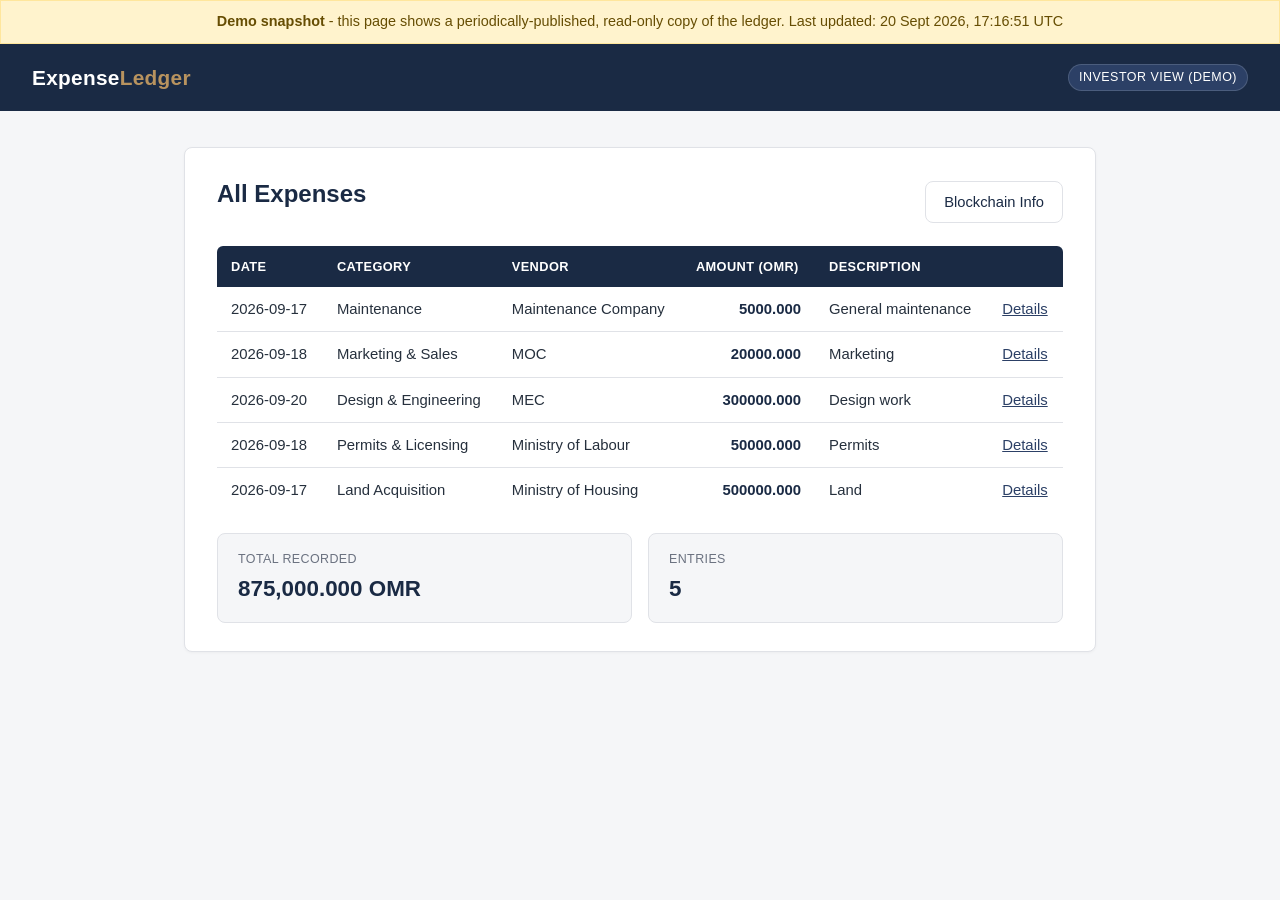
<file: index.html>
<!DOCTYPE html>
<html>
<head>
  <meta charset="UTF-8">
  <title>Expense Ledger - Demo</title>
  <link rel="stylesheet" href="css/style.css">
  <style>
    .demo-banner {
      background: #fff3cd;
      color: #664d03;
      border: 1px solid #ffe69c;
      padding: 10px 32px;
      font-size: 0.9rem;
      text-align: center;
    }
    .demo-banner strong { color: #664d03; }
  </style>
</head>
<body>
  <div class="demo-banner">
    <strong>Demo snapshot</strong> - this page shows a periodically-published, read-only copy of the ledger.
    Last updated: <span id="exported-at">loading...</span>
  </div>

  <div class="topbar">
    <span class="brand">Expense<span>Ledger</span></span>
    <div class="session-info">
      <span class="role-badge">Investor View (Demo)</span>
    </div>
  </div>

  <div class="container">
    <div class="card">
      <div class="actions-row">
        <h1>All Expenses</h1>
        <a href="blockchain.html" class="btn btn-secondary">Blockchain Info</a>
      </div>

      <div id="table-container">
        <div class="empty-state">Loading...</div>
      </div>

      <div class="summary-row" id="summary-row" style="display: none; margin-top: 20px; margin-bottom: 0;">
        <div class="summary-box">
          <div class="summary-label">Total Recorded</div>
          <div class="summary-value" id="total-value"></div>
        </div>
        <div class="summary-box">
          <div class="summary-label">Entries</div>
          <div class="summary-value" id="entries-value"></div>
        </div>
      </div>
    </div>
  </div>

  <script>
    function formatTimestamp(iso) {
      const d = new Date(iso);
      return d.toLocaleString('en-GB', {
        year: 'numeric', month: 'short', day: '2-digit',
        hour: '2-digit', minute: '2-digit', second: '2-digit',
        timeZoneName: 'short',
      });
    }

    async function loadData() {
      const res = await fetch('data/expenses.json');
      const data = await res.json();

      document.getElementById('exported-at').textContent = formatTimestamp(data.exportedAt);

      const container = document.getElementById('table-container');
      if (data.expenses.length === 0) {
        container.innerHTML = '<div class="empty-state">No expenses recorded yet.</div>';
      } else {
        let html = '<table><tr><th>Date</th><th>Category</th><th>Vendor</th>' +
          '<th>Amount (OMR)</th><th>Description</th><th></th></tr>';
        data.expenses.forEach(function(e) {
          const category = e.Category === 'Other' ? e.CategoryOther : e.Category;
          const amount = (e.AmountBaisa / 1000).toFixed(3);
          html += '<tr>' +
            '<td>' + e.Date + '</td>' +
            '<td>' + category + '</td>' +
            '<td>' + e.Vendor + '</td>' +
            '<td class="amount-cell">' + amount + '</td>' +
            '<td>' + e.Description + '</td>' +
            '<td><a href="expense.html?id=' + encodeURIComponent(e.ID) + '">Details</a></td>' +
            '</tr>';
        });
        html += '</table>';
        container.innerHTML = html;
      }

      document.getElementById('total-value').textContent =
        (data.totalBaisa / 1000).toLocaleString('en-US', { minimumFractionDigits: 3, maximumFractionDigits: 3 }) + ' OMR';
      document.getElementById('entries-value').textContent = data.expenseCount;
      document.getElementById('summary-row').style.display = 'flex';
    }

    loadData().catch(function(err) {
      document.getElementById('table-container').innerHTML =
        '<div class="alert alert-error">Failed to load ledger data: ' + err.message + '</div>';
    });
  </script>
</body>
</html>
</file>
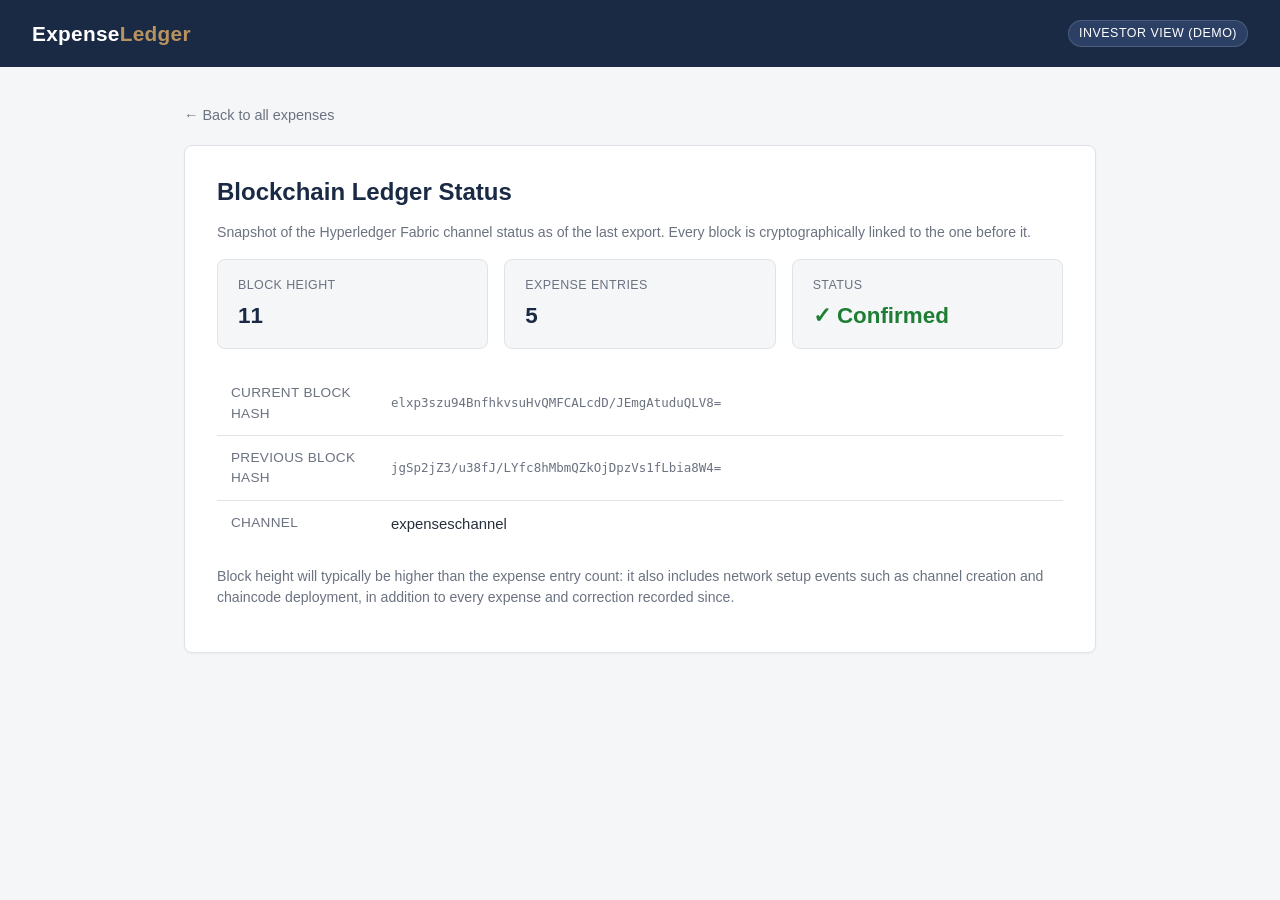
<file: blockchain.html>
<!DOCTYPE html>
<html>
<head>
  <meta charset="UTF-8">
  <title>Blockchain Info - Demo</title>
  <link rel="stylesheet" href="css/style.css">
</head>
<body>
  <div class="topbar">
    <a href="index.html" class="brand">Expense<span>Ledger</span></a>
    <div class="session-info">
      <span class="role-badge">Investor View (Demo)</span>
    </div>
  </div>

  <div class="container">
    <a href="index.html" class="back-link">&larr; Back to all expenses</a>

    <div class="card">
      <h1>Blockchain Ledger Status</h1>
      <p class="note">
        Snapshot of the Hyperledger Fabric channel status as of the last export.
        Every block is cryptographically linked to the one before it.
      </p>
      <div id="content">Loading...</div>
    </div>
  </div>

  <script>
    async function loadData() {
      const res = await fetch('data/expenses.json');
      const data = await res.json();
      const c = data.chainInfo;

      let html = '<div class="summary-row">';
      html += '<div class="summary-box"><div class="summary-label">Block Height</div>' +
        '<div class="summary-value">' + c.height + '</div></div>';
      html += '<div class="summary-box"><div class="summary-label">Expense Entries</div>' +
        '<div class="summary-value">' + data.expenseCount + '</div></div>';
      html += '<div class="summary-box"><div class="summary-label">Status</div>' +
        '<div class="summary-value" style="color:#1e7e34;">&#10003; Confirmed</div></div>';
      html += '</div>';

      html += '<table class="detail-table">';
      html += '<tr><td>Current Block Hash</td><td class="mono">' + c.currentBlockHash + '</td></tr>';
      html += '<tr><td>Previous Block Hash</td><td class="mono">' + c.previousBlockHash + '</td></tr>';
      html += '<tr><td>Channel</td><td>expenseschannel</td></tr>';
      html += '</table>';

      html += '<p class="note" style="margin-top:20px;">Block height will typically be higher ' +
        'than the expense entry count: it also includes network setup events such as channel ' +
        'creation and chaincode deployment, in addition to every expense and correction recorded since.</p>';

      document.getElementById('content').innerHTML = html;
    }

    loadData().catch(function(err) {
      document.getElementById('content').innerHTML =
        '<div class="alert alert-error">Failed to load: ' + err.message + '</div>';
    });
  </script>
</body>
</html>
</file>
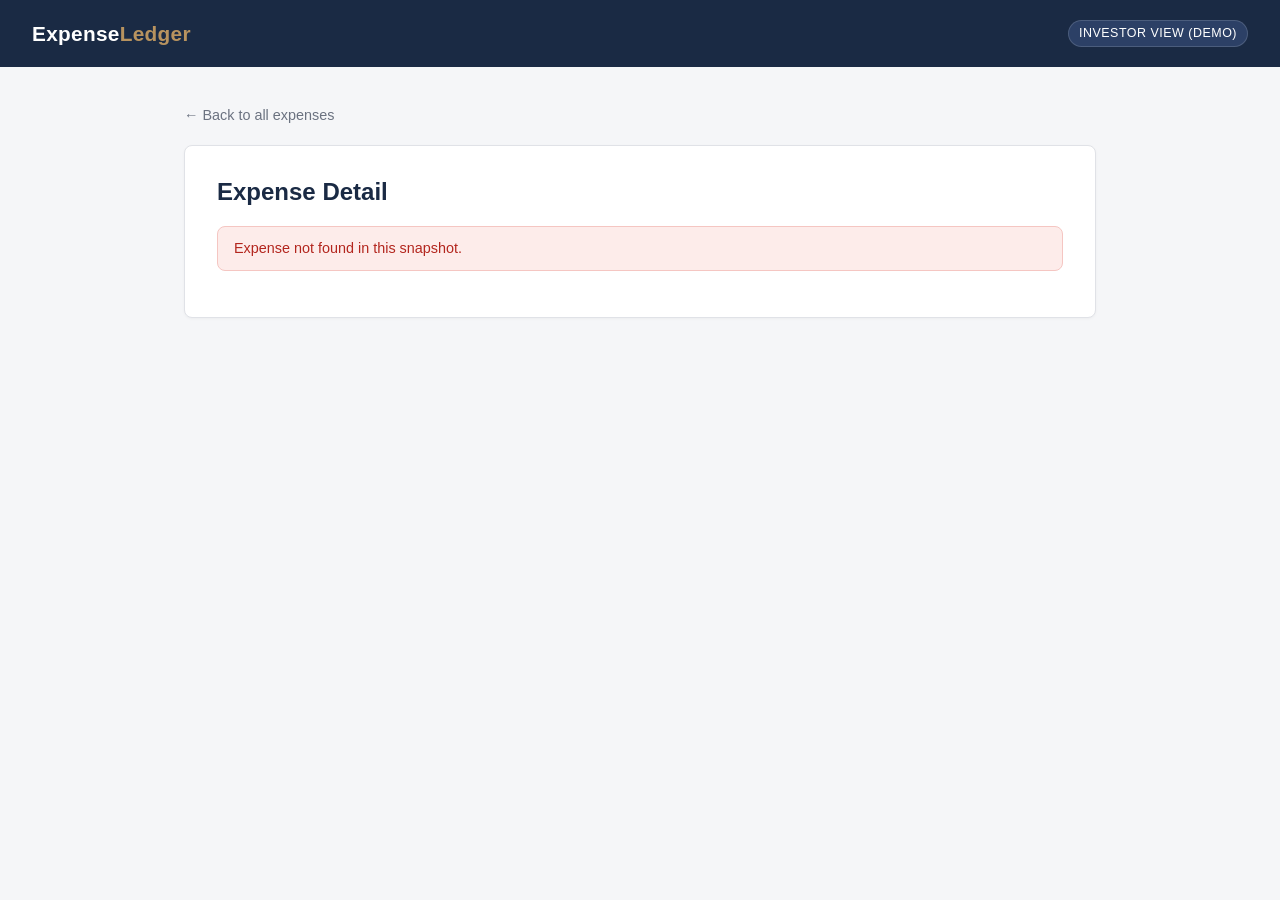
<file: expense.html>
<!DOCTYPE html>
<html>
<head>
  <meta charset="UTF-8">
  <title>Expense Detail - Demo</title>
  <link rel="stylesheet" href="css/style.css">
</head>
<body>
  <div class="topbar">
    <a href="index.html" class="brand">Expense<span>Ledger</span></a>
    <div class="session-info">
      <span class="role-badge">Investor View (Demo)</span>
    </div>
  </div>

  <div class="container">
    <a href="index.html" class="back-link">&larr; Back to all expenses</a>

    <div class="card" id="detail-card">
      <h1>Expense Detail</h1>
      <div id="detail-container">Loading...</div>
    </div>

    <div class="card" id="history-card" style="margin-top: 20px; display: none;">
      <h2>Ledger History</h2>
      <p class="note">Every write ever made to this entry. Exactly one entry confirms it has never been altered.</p>
      <table id="history-table">
        <tr><th>Transaction ID</th><th>Timestamp</th></tr>
      </table>
    </div>
  </div>

  <script>
    function formatTimestamp(iso) {
      const d = new Date(iso);
      return d.toLocaleString('en-GB', {
        year: 'numeric', month: 'short', day: '2-digit',
        hour: '2-digit', minute: '2-digit', second: '2-digit',
        timeZoneName: 'short',
      });
    }

    function formatHistoryTimestamp(ts) {
      if (!ts || typeof ts.seconds !== 'number') return JSON.stringify(ts);
      const d = new Date(ts.seconds * 1000);
      return formatTimestamp(d.toISOString());
    }

    function friendlyIssuer(rawIdentity) {
      const parts = rawIdentity.split('::');
      const issuerDn = parts[2] || '';
      const orgMatch = issuerDn.match(/O=([^,/]+)/);
      const cnMatch = issuerDn.match(/CN=([^,/]+)/);
      if (orgMatch && cnMatch) return orgMatch[1] + '/CN=' + cnMatch[1];
      return issuerDn;
    }

    async function loadData() {
      const params = new URLSearchParams(window.location.search);
      const id = params.get('id');

      const res = await fetch('data/expenses.json');
      const data = await res.json();
      const expense = data.expenses.find(function(e) { return e.ID === id; });

      if (!expense) {
        document.getElementById('detail-container').innerHTML =
          '<div class="alert alert-error">Expense not found in this snapshot.</div>';
        return;
      }

      const category = expense.Category === 'Other' ? expense.CategoryOther : expense.Category;
      const amount = (expense.AmountBaisa / 1000).toFixed(3);

      let html = '<table class="detail-table">';
      html += '<tr><td>ID</td><td class="mono">' + expense.ID + '</td></tr>';
      html += '<tr><td>Date</td><td>' + expense.Date + '</td></tr>';
      html += '<tr><td>Category</td><td>' + category + '</td></tr>';
      html += '<tr><td>Amount</td><td class="amount-cell">' + amount + ' OMR</td></tr>';
      html += '<tr><td>Vendor</td><td>' + expense.Vendor + '</td></tr>';
      html += '<tr><td>Description</td><td>' + expense.Description + '</td></tr>';
      html += '<tr><td>Recorded By</td><td><strong>' + expense.RecordedByFriendly +
        '</strong><br><span class="mono" style="font-size:0.75em;">' +
        friendlyIssuer(expense.RecordedBy) + '</span></td></tr>';
      html += '<tr><td>Timestamp</td><td>' + formatTimestamp(expense.Timestamp) + '</td></tr>';
      if (expense.ReversalOf) {
        html += '<tr><td>Reverses</td><td><a href="expense.html?id=' +
          encodeURIComponent(expense.ReversalOf) + '">' + expense.ReversalOf + '</a></td></tr>';
      }
      html += '</table>';
      document.getElementById('detail-container').innerHTML = html;

      let historyHtml = '<tr><th>Transaction ID</th><th>Timestamp</th></tr>';
      expense.History.forEach(function(h) {
        historyHtml += '<tr><td class="mono">' + h.txId + '</td><td>' +
          formatHistoryTimestamp(h.timestamp) + '</td></tr>';
      });
      document.getElementById('history-table').innerHTML = historyHtml;
      document.getElementById('history-card').style.display = 'block';
    }

    loadData().catch(function(err) {
      document.getElementById('detail-container').innerHTML =
        '<div class="alert alert-error">Failed to load: ' + err.message + '</div>';
    });
  </script>
</body>
</html>
</file>
<file: css/style.css>
:root {
  --navy: #1a2a44;
  --navy-light: #2c4066;
  --gold: #b8935f;
  --gold-dark: #9c7a4a;
  --bg: #f5f6f8;
  --card-bg: #ffffff;
  --border: #e0e2e7;
  --text: #26303d;
  --text-muted: #6b7280;
  --success: #1e7e34;
  --error: #b3261e;
  --radius: 8px;
}

* { box-sizing: border-box; }

body {
  font-family: -apple-system, BlinkMacSystemFont, "Segoe UI", Roboto, Helvetica, Arial, sans-serif;
  background: var(--bg);
  color: var(--text);
  margin: 0;
  padding: 0;
  line-height: 1.5;
}

.topbar {
  background: var(--navy);
  color: #fff;
  padding: 18px 32px;
  display: flex;
  justify-content: space-between;
  align-items: center;
}

.topbar .brand {
  font-size: 1.3rem;
  font-weight: 600;
  letter-spacing: 0.3px;
  color: #fff;
  text-decoration: none;
}

.topbar .brand span { color: var(--gold); }

.topbar .session-info {
  display: flex;
  align-items: center;
  gap: 14px;
  font-size: 0.92rem;
}

.role-badge {
  background: var(--navy-light);
  border: 1px solid rgba(255,255,255,0.15);
  color: #fff;
  padding: 3px 10px;
  border-radius: 999px;
  font-size: 0.78rem;
  text-transform: uppercase;
  letter-spacing: 0.5px;
}

.container {
  max-width: 960px;
  margin: 36px auto;
  padding: 0 24px;
}

.card {
  background: var(--card-bg);
  border: 1px solid var(--border);
  border-radius: var(--radius);
  padding: 28px 32px;
  box-shadow: 0 1px 3px rgba(0,0,0,0.04);
}

h1, h2, h3 { color: var(--navy); margin-top: 0; }
h1 { font-size: 1.5rem; }
h2 { font-size: 1.25rem; }
h3 { font-size: 1.05rem; }

a { color: var(--navy-light); }
a.back-link {
  display: inline-block;
  margin-bottom: 18px;
  font-size: 0.9rem;
  color: var(--text-muted);
  text-decoration: none;
}
a.back-link:hover { color: var(--navy); }

.actions-row {
  display: flex;
  justify-content: space-between;
  align-items: center;
  margin-bottom: 18px;
}

.btn {
  display: inline-block;
  background: var(--navy);
  color: #fff;
  border: none;
  padding: 9px 18px;
  border-radius: var(--radius);
  font-size: 0.92rem;
  cursor: pointer;
  text-decoration: none;
  transition: background 0.15s ease;
}
.btn:hover { background: var(--navy-light); }

.btn-gold { background: var(--gold); }
.btn-gold:hover { background: var(--gold-dark); }

.btn-secondary {
  background: transparent;
  color: var(--navy);
  border: 1px solid var(--border);
}
.btn-secondary:hover { background: #f0f1f3; }

table { width: 100%; border-collapse: collapse; margin-top: 8px; }

th {
  text-align: left;
  background: var(--navy);
  color: #fff;
  padding: 11px 14px;
  font-size: 0.8rem;
  text-transform: uppercase;
  letter-spacing: 0.4px;
  font-weight: 600;
}
th:first-child { border-top-left-radius: 6px; }
th:last-child { border-top-right-radius: 6px; }

td {
  padding: 11px 14px;
  border-bottom: 1px solid var(--border);
  font-size: 0.93rem;
}

tr:last-child td { border-bottom: none; }
tbody tr:hover { background: #fafbfc; }

.amount-cell {
  text-align: right;
  font-variant-numeric: tabular-nums;
  font-weight: 600;
  color: var(--navy);
}

.detail-table td:first-child {
  color: var(--text-muted);
  width: 160px;
  font-size: 0.85rem;
  text-transform: uppercase;
  letter-spacing: 0.3px;
  vertical-align: top;
  padding-top: 12px;
}
.detail-table td:last-child { padding-top: 12px; }

.mono {
  font-family: "SF Mono", Monaco, Consolas, monospace;
  font-size: 0.78rem;
  word-break: break-all;
  color: var(--text-muted);
}

.note {
  color: var(--text-muted);
  font-size: 0.88rem;
  margin-top: -4px;
  margin-bottom: 16px;
}

.alert {
  padding: 11px 16px;
  border-radius: var(--radius);
  margin-bottom: 18px;
  font-size: 0.9rem;
}
.alert-error {
  background: #fdecea;
  color: var(--error);
  border: 1px solid #f5c6c2;
}
.alert-success {
  background: #eaf6ec;
  color: var(--success);
  border: 1px solid #c3e6cb;
}

form .field { margin-bottom: 16px; }
form label {
  display: block;
  font-size: 0.85rem;
  color: var(--text-muted);
  margin-bottom: 5px;
  text-transform: uppercase;
  letter-spacing: 0.3px;
}
form input, form select {
  width: 100%;
  padding: 9px 12px;
  border: 1px solid var(--border);
  border-radius: var(--radius);
  font-size: 0.95rem;
  font-family: inherit;
  color: var(--text);
}
form input:focus, form select:focus {
  outline: none;
  border-color: var(--navy-light);
  box-shadow: 0 0 0 3px rgba(44,64,102,0.1);
}

.login-wrap {
  min-height: 100vh;
  display: flex;
  align-items: center;
  justify-content: center;
  background: var(--navy);
}
.login-card {
  background: #fff;
  border-radius: var(--radius);
  padding: 40px 40px 32px;
  width: 340px;
  box-shadow: 0 10px 40px rgba(0,0,0,0.25);
}
.login-card h1 { text-align: center; margin-bottom: 4px; }
.login-card .subtitle {
  text-align: center;
  color: var(--text-muted);
  font-size: 0.85rem;
  margin-bottom: 24px;
}
.login-card .btn { width: 100%; text-align: center; margin-top: 6px; }

.empty-state { text-align: center; padding: 40px 20px; color: var(--text-muted); }

.summary-row {
  display: flex;
  gap: 16px;
  margin-bottom: 22px;
}
.summary-box {
  flex: 1;
  background: var(--bg);
  border: 1px solid var(--border);
  border-radius: var(--radius);
  padding: 16px 20px;
}
.summary-label {
  font-size: 0.78rem;
  text-transform: uppercase;
  letter-spacing: 0.4px;
  color: var(--text-muted);
  margin-bottom: 4px;
}
.summary-value {
  font-size: 1.4rem;
  font-weight: 700;
  color: var(--navy);
  font-variant-numeric: tabular-nums;
}

.network-status {
  display: flex;
  align-items: center;
  gap: 6px;
  font-size: 0.82rem;
  color: rgba(255,255,255,0.85);
}
.network-status .dot {
  width: 8px;
  height: 8px;
  border-radius: 50%;
  background: #6b7280;
  transition: background 0.3s ease;
}
.network-status .dot.connected { background: #34d058; }
.network-status .dot.disconnected { background: #e05252; }
</file>
